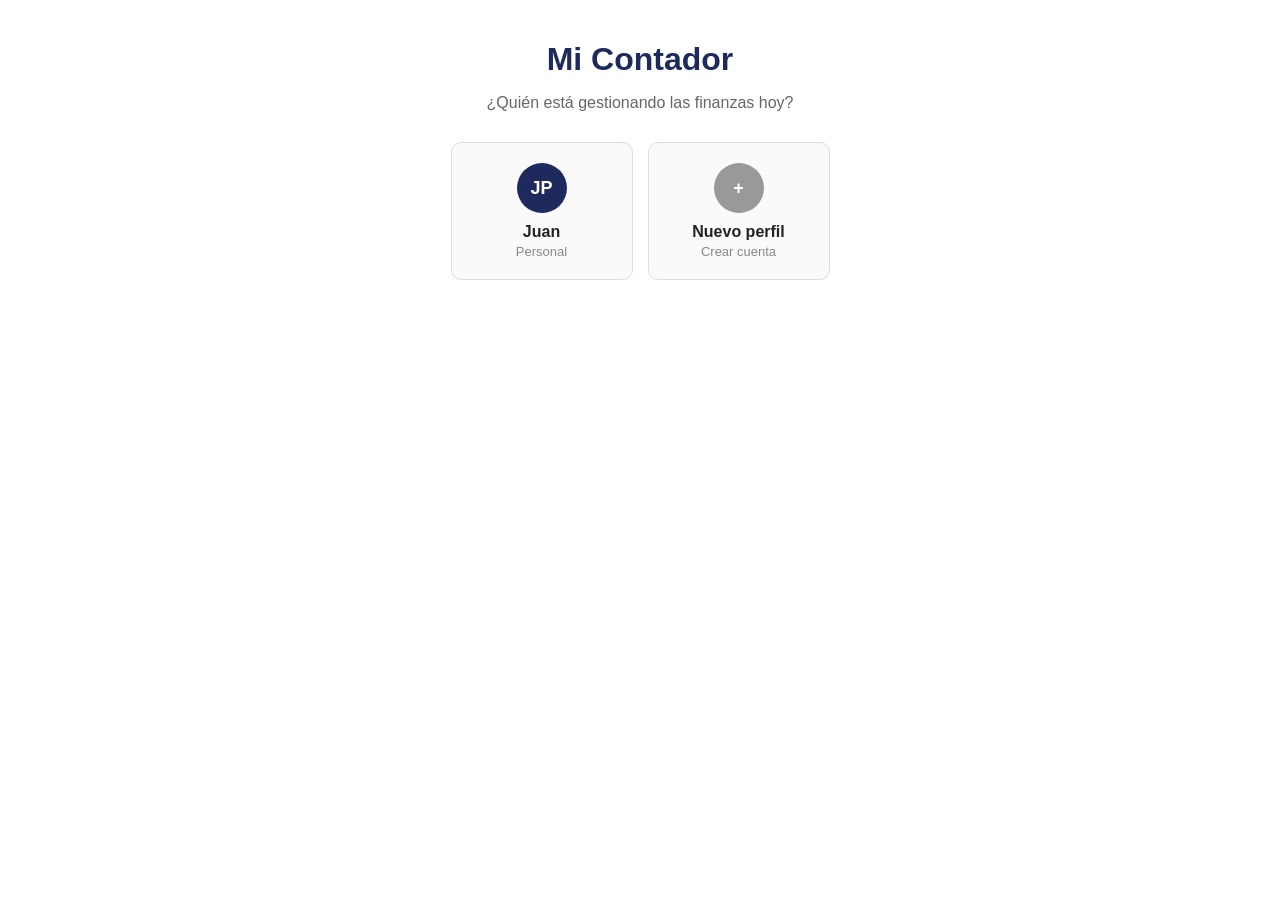
<file: index.html>
<!DOCTYPE html>
<html lang="es">
<head>
  <meta charset="UTF-8">
  <title>Mi Contador - Login</title>
  <link rel="stylesheet" href="./assets/css/style.css">
</head>
<body>

  <div class="marca">
    <h1>Mi Contador</h1>
    <p>¿Quién está gestionando las finanzas hoy?</p>
  </div>

  <div class="contenedor-perfiles">

    <div class="tarjeta-perfil" onclick="irAPrincipal()">
      <div class="circulo">JP</div>
      <div class="nombre-perfil">Juan</div>
      <div class="tipo-perfil">Personal</div>
    </div>

    <div class="tarjeta-perfil" onclick="irARegistro()">
      <div class="circulo gris">+</div>
      <div class="nombre-perfil">Nuevo perfil</div>
      <div class="tipo-perfil">Crear cuenta</div>
    </div>

  </div>

  <script src="./assets/js/script.js"></script>
</body>
</html>
</file>
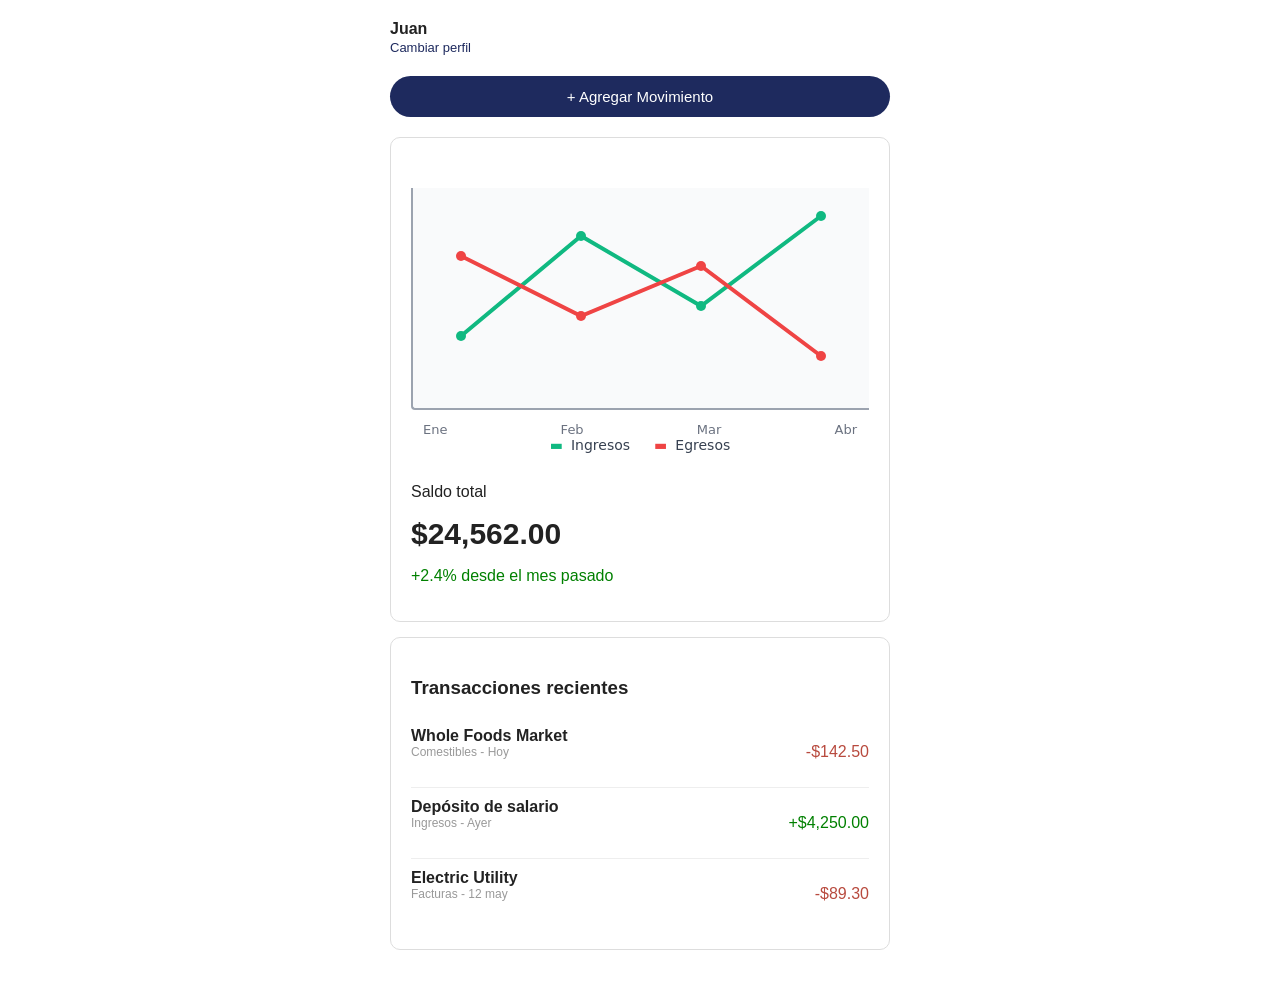
<file: principal.html>
<!DOCTYPE html>
<html lang="es">
<head>
  <meta charset="UTF-8">
  <title>Mi Contador - Juan</title>
  <link rel="stylesheet" href="./assets/css/style.css">
</head>
<body>

  <div class="caja-principal">

    <div class="encabezado-principal">
      <div>
        <strong>Juan</strong><br>
        <a class="cambiar" href="#" onclick="irAIndex()">Cambiar perfil</a>
      </div>
    </div>

    <button class="boton" type="button">+ Agregar Movimiento</button> 


    <div class="tarjeta">
            <!-- Contenedor Principal de la Gráfica -->
<div class="contenedor-grafica">
  

  <!-- Área de dibujo SVG donde se trazan las líneas vectoriales -->
  <div class="area-grafica">
    <svg viewBox="0 0 400 200" width="100%" height="200">
      
      <!-- Línea Verde (Ingresos) - Coordenadas X,Y -->
      <polyline class="linea-ingresos" points="20,140 140,40 260,110 380,20" />
      
      <!-- Línea Roja (Egresos) - Coordenadas X,Y -->
      <polyline class="linea-egresos" points="20,60 140,120 260,70 380,160" />

      <!-- Puntos de la línea verde -->
      <circle class="punto-verde" cx="20" cy="140" r="5" />
      <circle class="punto-verde" cx="140" cy="40" r="5" />
      <circle class="punto-verde" cx="260" cy="110" r="5" />
      <circle class="punto-verde" cx="380" cy="20" r="5" />

      <!-- Puntos de la línea roja -->
      <circle class="punto-rojo" cx="20" cy="60" r="5" />
      <circle class="punto-rojo" cx="140" cy="120" r="5" />
      <circle class="punto-rojo" cx="260" cy="70" r="5" />
      <circle class="punto-rojo" cx="380" cy="160" r="5" />

    </svg>
  </div>

  <!-- Texto inferior con los meses -->
  <div class="eje-x">
    <span>Ene</span>
    <span>Feb</span>
    <span>Mar</span>
    <span>Abr</span>
  </div>
<!-- Texto que explica los colores -->
  <div class="leyenda">
    <div class="item-leyenda"><span class="color-verde">▬</span> Ingresos</div>
    <div class="item-leyenda"><span class="color-rojo">▬</span> Egresos</div>
  </div>
</div>

      <p>Saldo total</p>
      <p class="saldo">$24,562.00</p>
      <p class="positivo">+2.4% desde el mes pasado</p>
    </div>

    <div class="tarjeta">
      <h3>Transacciones recientes</h3>
      <ul class="lista-transacciones">
        <li>
          <div class="tx-detalle">
            <p class="tx-titulo">Whole Foods Market</p>
            <p class="tx-categoria">Comestibles - Hoy</p>
          </div>
          <p class="negativo">-$142.50</p>
        </li>
        <li>
          <div class="tx-detalle">
            <p class="tx-titulo">Depósito de salario</p>
            <p class="tx-categoria">Ingresos - Ayer</p>
          </div>
          <p class="positivo">+$4,250.00</p>
        </li>
        <li>
          <div class="tx-detalle">
            <p class="tx-titulo">Electric Utility</p>
            <p class="tx-categoria">Facturas - 12 may</p>
          </div>
          <p class="negativo">-$89.30</p>
        </li>
      </ul>
    </div>

  </div>

  <script src="./assets/js/script.js"></script>
</body>
</html>
</file>
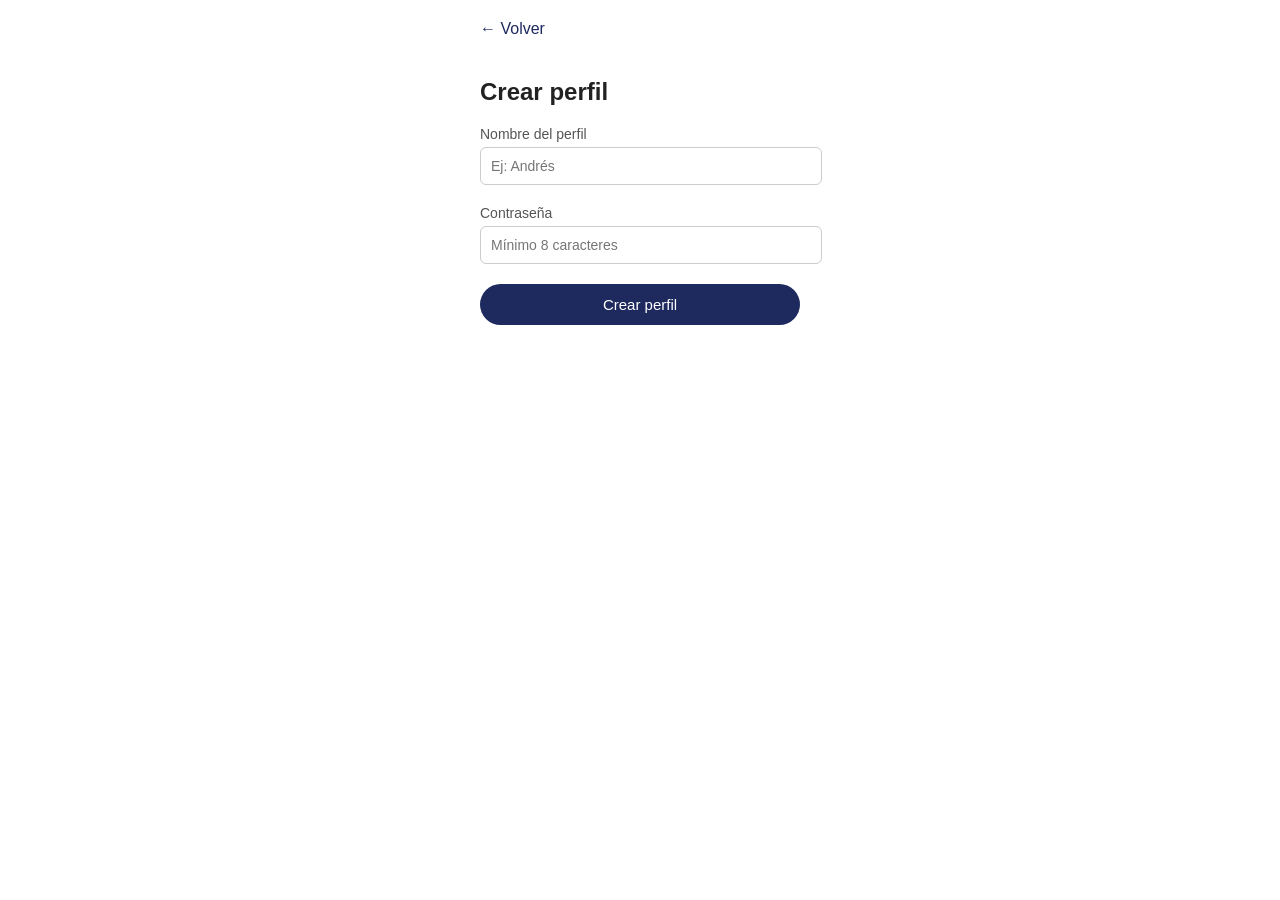
<file: registro.html>
<!DOCTYPE html>
<html lang="es">
<head>
  <meta charset="UTF-8">
  <title>Mi Contador - Crear perfil</title>
  <link rel="stylesheet" href="./assets/css/style.css">
</head>
<body>

  <div class="caja-registro">

    <a class="volver" href="#" onclick="irAIndex()">&larr; Volver</a>

    <h2>Crear perfil</h2>

    <label for="nombre">Nombre del perfil</label>
    <input type="text" id="nombre" placeholder="Ej: Andrés">

    <label for="clave">Contraseña</label>
    <input type="password" id="clave" placeholder="Mínimo 8 caracteres">

    <button class="boton" type="button" onclick="irAPrincipal()">Crear perfil</button>

  </div>

  <script src="./assets/js/script.js"></script>
</body>
</html>
</file>
<file: assets/css/style.css>
/* Estilos generales */
body {
  font-family: Arial, sans-serif;
  background-color: white;
  color: #222222;
  margin: 0;
  padding: 20px;
}

a {
  text-decoration: none;
  color: inherit;
}

/* Título de la marca */
.marca {
  text-align: center;
  margin-bottom: 30px;
}

.marca h1 {
  color: #1e2a5e;
  margin-bottom: 5px;
}

.marca p {
  color: #666666;
}

/* Tarjetas de perfil (página index) */
.contenedor-perfiles {
  display: flex;
  flex-wrap: wrap;
  justify-content: center;
  gap: 15px;
  max-width: 400px;
  margin: 0 auto;
}

.tarjeta-perfil {
  width: 160px;
  border: 1px solid #dddddd;
  border-radius: 10px;
  padding: 20px 10px;
  text-align: center;
  background-color: #fafafa;
  cursor: pointer;
}

.tarjeta-perfil:hover {
  border-color: #1e2a5e;
}

.circulo {
  width: 50px;
  height: 50px;
  border-radius: 50%;
  background-color: #1e2a5e;
  color: white;
  font-weight: bold;
  font-size: 18px;
  line-height: 50px;
  margin: 0 auto 10px auto;
}

.circulo.gris {
  background-color: #999999;
}

.nombre-perfil {
  font-weight: bold;
  margin-bottom: 3px;
}

.tipo-perfil {
  font-size: 13px;
  color: #888888;
}

/* Página de registro */
.caja-registro {
  max-width: 320px;
  margin: 0 auto;
}

.volver {
  display: inline-block;
  margin-bottom: 20px;
  color: #1e2a5e;
}

label {
  display: block;
  margin-bottom: 5px;
  font-size: 14px;
  color: #555555;
}

input[type="text"],
input[type="password"] {
  width: 100%;
  padding: 10px;
  margin-bottom: 20px;
  border: 1px solid #cccccc;
  border-radius: 6px;
  font-size: 14px;
}

.boton {
  display: block;
  width: 100%;
  background-color: #1e2a5e;
  color: white;
  border: none;
  padding: 12px;
  border-radius: 30px;
  font-size: 15px;
  text-align: center;
  cursor: pointer;
  margin-bottom: 20px;
}

.boton:hover {
  background-color: #141b42;
}

/* Página principal */
.caja-principal {
  max-width: 500px;
  margin: 0 auto;
}

.encabezado-principal {
  display: flex;
  justify-content: space-between;
  align-items: center;
  margin-bottom: 20px;
}

.cambiar {
  font-size: 13px;
  color: #1e2a5e;
}

.tarjeta {
  border: 1px solid #dddddd;
  border-radius: 10px;
  padding: 20px;
  margin-bottom: 15px;
}

.saldo {
  font-size: 30px;
  font-weight: bold;
  margin: 5px 0;
}

.positivo {
  color: green;
}

.negativo {
  color: #b84a3e;
}

/* Lista de transacciones */
.lista-transacciones {
  list-style: none;
  padding: 0;
  margin: 0;
}

.lista-transacciones li {
  display: flex;
  justify-content: space-between;
  padding: 10px 0;
  border-top: 1px solid #eeeeee;
}

.lista-transacciones li:first-child {
  border-top: none;
}

.tx-detalle p {
  margin: 0;
}

.tx-titulo {
  font-weight: bold;
}

.tx-categoria {
  font-size: 12px;
  color: #999999;
}

/*---------------ESTILOS PARA LA GRÁFICA--------------*/

/* Contenedor estructural */
.contenedor-grafica {
  width: 100%;
  max-width: 500px;
  margin: 30px auto;
  font-family: system-ui, -apple-system, sans-serif;
}

/* Leyenda indicadora de datos */
.leyenda {
  display: flex;
  justify-content: center;
  gap: 24px;
  margin-bottom: 16px;
}

.item-leyenda {
  display: flex;
  align-items: center;
  gap: 8px;
  font-size: 14px;
  color: #374151;
}

.color-verde { color: #10b981; font-weight: bold; }
.color-rojo { color: #ef4444; font-weight: bold; }

/* El cuadro gris de fondo que aloja la gráfica */
.area-grafica {
  background-color: #f9fafb;
  border-left: 2px solid #9ca3af;
  border-bottom: 2px solid #9ca3af;
  padding: 8px;
  border-radius: 0 0 0 4px;
}

/* Formato para el trazo de la línea verde */
.linea-ingresos {
  stroke: #10b981;
  stroke-width: 4;
  fill: none;
  stroke-linecap: round;
}

/* Formato para el trazo de la línea roja */
.linea-egresos {
  stroke: #ef4444;
  stroke-width: 4;
  fill: none;
  stroke-linecap: round;
}

/* Estilos de los nodos (círculos) */
.punto-verde { fill: #10b981; }
.punto-rojo { fill: #ef4444; }

/* Texto de los meses en la parte inferior */
.eje-x {
  display: flex;
  justify-content: space-between;
  padding: 0 12px;
  margin-top: 12px;
  color: #6b7280;
  font-size: 13px;
}
</file>
